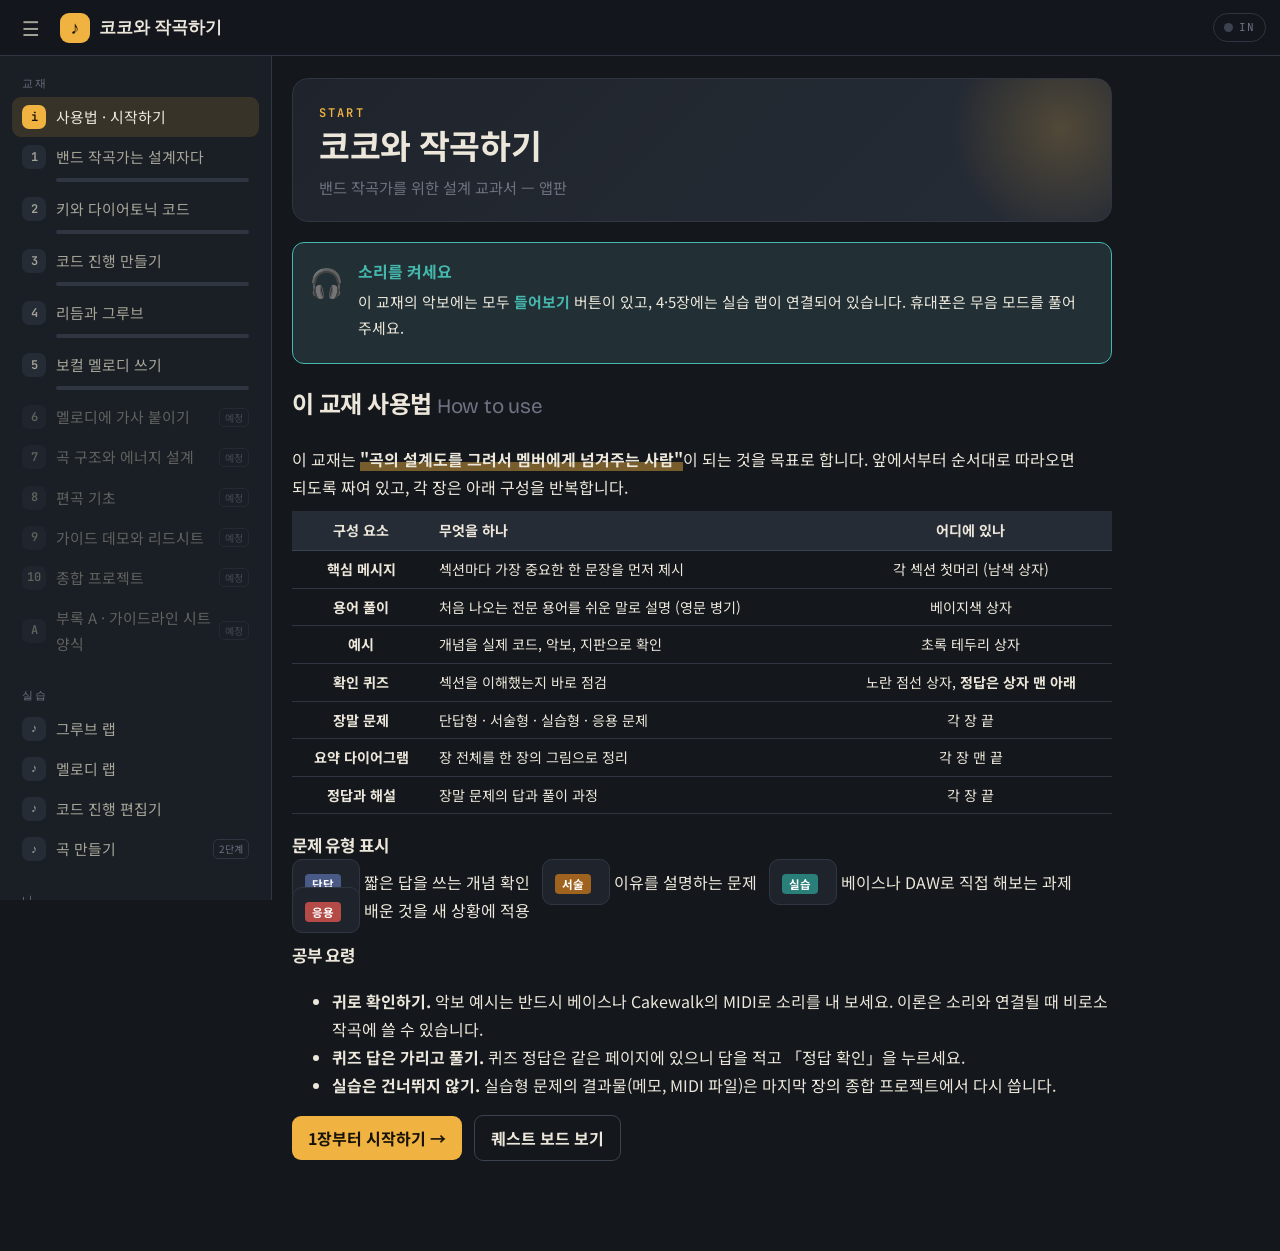
<file: index.html>
<!doctype html>
<html lang="ko" data-theme="dark">
<head>
<meta charset="utf-8">
<meta name="viewport" content="width=device-width, initial-scale=1, viewport-fit=cover">
<title>코코와 작곡하기</title>
<meta name="description" content="밴드 작곡가를 위한 설계 교과서 — 듣고, 만들고, 물어보는 앱판">
<meta name="theme-color" content="#14171c">
<link rel="manifest" href="manifest.json">
<link rel="icon" href="assets/icon.svg" type="image/svg+xml">
<link rel="apple-touch-icon" href="assets/icon-192.png">
<link rel="preconnect" href="https://fonts.googleapis.com"><link rel="preconnect" href="https://fonts.gstatic.com" crossorigin>
<link rel="stylesheet" href="https://fonts.googleapis.com/css2?family=Noto+Sans+KR:wght@400;500;700;900&family=Bricolage+Grotesque:wght@500;700;800&family=JetBrains+Mono:wght@400;600&display=swap">
<link rel="stylesheet" href="css/app.css">
<script src="vendor/vexflow.js"></script>
</head>
<body>
<input type="checkbox" id="drawer-check" hidden>
<header class="topbar">
  <label for="drawer-check" class="menu-btn" aria-label="메뉴">☰</label>
  <a class="brand" href="#/guide"><span class="brand-mark">♪</span><span class="brand-name">코코와 작곡하기</span></a>
  <div class="top-right">
    <span id="audio-dot" class="audio-dot" title="오디오 입력 없음"><i></i><span>IN</span></span>
  </div>
</header>
<label for="drawer-check" class="scrim"></label>
<aside id="nav" class="nav"></aside>
<main id="view" class="view"></main>
<script type="module" src="js/app.js"></script>
</body>
</html>
</file>
<file: css/app.css>
/* ===== 코코와 작곡하기 — 스튜디오 콘솔 테마 ===== */
:root {
  --font-scale: 1;
  --bg: #14171c; --bg2: #1a1e25; --panel: #1f242c; --panel2: #262c36; --line: #2f3641; --line2: #3b4350;
  --ink: #ece7da; --ink-soft: #a5a597; --ink-dim: #6f7180;
  --amber: #f0b241; --amber-ink: #17130a; --teal: #45b8ae; --rose: #e2726a; --sky: #7aa7ff;
  --kick: #f0b241; --snare: #e2726a; --hat: #45b8ae; --accent-2: #f0b241;
  --paper: #f6f2e9; --paper-ink: #1f2a44; --staff-ink: #1f2a44;
  --radius: 12px; --shadow: 0 1px 2px rgba(0,0,0,.35), 0 8px 24px rgba(0,0,0,.25);
  --topbar: 56px; --navw: 272px;
  color-scheme: dark;
}
:root[data-theme="light"] {
  --bg: #f4f0e6; --bg2: #ede8dc; --panel: #fffdf8; --panel2: #f3eee2; --line: #ddd6c6; --line2: #cfc6b2;
  --ink: #1b2438; --ink-soft: #55607a; --ink-dim: #8a8f99;
  --amber: #d99a1f; --amber-ink: #fff; --teal: #2a7f7a; --rose: #c0504d; --sky: #3a68c9;
  --kick: #d99a1f; --snare: #c0504d; --hat: #2a7f7a; --accent-2: #b5651d;
  --shadow: 0 1px 2px rgba(27,36,56,.08), 0 8px 24px rgba(27,36,56,.06);
  color-scheme: light;
}
* { box-sizing: border-box; }
html { font-size: calc(16px * var(--font-scale)); }
body { margin: 0; background: var(--bg); color: var(--ink); font-family: 'Noto Sans KR', system-ui, sans-serif; line-height: 1.75; word-break: keep-all; -webkit-font-smoothing: antialiased; }
a { color: var(--amber); text-decoration: none; }
b, strong { color: var(--ink); }
button, input, select, textarea { font: inherit; color: inherit; }
h1, h2, h3 { font-family: 'Bricolage Grotesque', 'Noto Sans KR', sans-serif; letter-spacing: -0.01em; text-wrap: balance; }
.small { font-size: .86rem; color: var(--ink-soft); }
.en { color: var(--ink-dim); font-size: .86em; font-weight: 400; }
.hl { background: linear-gradient(transparent 62%, color-mix(in srgb, var(--amber) 45%, transparent) 62%); font-weight: 700; }

/* ---------- 셸 ---------- */
.topbar { position: fixed; top: 0; left: 0; right: 0; height: var(--topbar); padding-top: env(safe-area-inset-top, 0px); display: flex; align-items: center; gap: 12px; padding-inline: 14px; background: color-mix(in srgb, var(--bg) 86%, transparent); backdrop-filter: blur(10px); border-bottom: 1px solid var(--line); z-index: 30; }
.menu-btn { font-size: 20px; cursor: pointer; padding: 6px 8px; border-radius: 8px; color: var(--ink-soft); }
.menu-btn:hover { background: var(--panel); }
.brand { display: flex; align-items: center; gap: 9px; color: var(--ink); font-weight: 700; font-family: 'Bricolage Grotesque', sans-serif; font-size: 1.05rem; }
.brand-mark { display: inline-grid; place-items: center; width: 30px; height: 30px; border-radius: 9px; background: var(--amber); color: var(--amber-ink); font-size: 18px; }
.top-right { margin-left: auto; display: flex; align-items: center; gap: 10px; }
.audio-dot { display: inline-flex; align-items: center; gap: 6px; font-family: 'JetBrains Mono', monospace; font-size: 11px; letter-spacing: .1em; color: var(--ink-dim); padding: 4px 10px; border: 1px solid var(--line); border-radius: 999px; }
.audio-dot i { width: 9px; height: 9px; border-radius: 50%; background: var(--line2); }
.audio-dot.on { color: #5fd28a; border-color: #2f6b45; }
.audio-dot.on i { background: #5fd28a; box-shadow: 0 0 8px #5fd28a; }
.nav { position: fixed; top: var(--topbar); bottom: 0; left: 0; width: var(--navw); overflow-y: auto; padding: 14px 12px 40px; background: var(--bg2); border-right: 1px solid var(--line); z-index: 25; transition: transform .2s; }
.nav-group { margin-bottom: 18px; }
.nav-title { font-family: 'JetBrains Mono', monospace; font-size: 11px; letter-spacing: .16em; color: var(--ink-dim); padding: 4px 10px; }
.nav-item { display: grid; grid-template-columns: 26px 1fr auto; align-items: center; gap: 8px; padding: 7px 10px; border-radius: 9px; color: var(--ink-soft); font-size: .93rem; position: relative; }
.nav-item .num { display: grid; place-items: center; width: 24px; height: 24px; border-radius: 7px; background: var(--panel2); color: var(--ink-soft); font-family: 'JetBrains Mono', monospace; font-size: 12px; font-weight: 600; }
.nav-item em { font-style: normal; font-size: 10px; color: var(--ink-dim); border: 1px solid var(--line); border-radius: 5px; padding: 0 5px; }
.nav-item:hover { background: var(--panel); color: var(--ink); }
.nav-item.active { background: color-mix(in srgb, var(--amber) 14%, transparent); color: var(--ink); }
.nav-item.active .num { background: var(--amber); color: var(--amber-ink); }
.nav-item.planned { opacity: .5; }
.nav-item .bar { grid-column: 2 / 4; }
.bar { display: block; height: 4px; border-radius: 2px; background: var(--line); overflow: hidden; }
.bar b { display: block; height: 100%; background: var(--amber); }
.bar.big { height: 10px; margin-top: 6px; }
.view { padding: calc(var(--topbar) + 22px) 20px 80px; margin-left: var(--navw); max-width: 900px; }
.scrim { display: none; }
@media (max-width: 900px) {
  .nav { transform: translateX(-100%); box-shadow: var(--shadow); }
  #drawer-check:checked ~ .nav { transform: none; }
  #drawer-check:checked ~ .scrim { display: block; position: fixed; inset: 0; background: rgba(0,0,0,.45); z-index: 20; }
  .view { margin-left: 0; padding-inline: 16px; }
  .brand-name { font-size: .98rem; }
}

/* ---------- 챕터 본문 ---------- */
.chapter-view { max-width: 820px; }
.ch-open { background: linear-gradient(135deg, var(--panel), var(--panel2)); border: 1px solid var(--line); border-radius: 16px; padding: 24px 26px 20px; margin-bottom: 20px; }
.ch-open .no { font-family: 'JetBrains Mono', monospace; color: var(--amber); letter-spacing: .18em; font-size: 12px; font-weight: 600; }
.ch-open h1 { font-size: clamp(1.6rem, 4vw, 2.1rem); margin: 4px 0 4px; line-height: 1.25; }
.ch-open .en { font-size: .95rem; }
.ch-open .goals { margin-top: 14px; background: color-mix(in srgb, var(--bg) 60%, transparent); border-radius: 10px; padding: 10px 16px; font-size: .93rem; }
.ch-open .goals b { color: var(--amber); }
.ch-open .goals ul { margin: 4px 0 0; padding-left: 18px; }
h2.sec { font-size: 1.32rem; margin: 34px 0 12px; padding-left: 12px; border-left: 5px solid var(--amber); line-height: 1.35; scroll-margin-top: calc(var(--topbar) + 12px); }
h3 { font-size: 1.05rem; margin: 18px 0 6px; }
p { margin: 0 0 10px; }
.key { background: var(--panel); border: 1px solid var(--line); border-left: 4px solid var(--amber); border-radius: 10px; padding: 10px 16px; margin: 10px 0 14px; }
.key .lab { display: block; font-family: 'JetBrains Mono', monospace; font-size: 11px; letter-spacing: .14em; color: var(--amber); font-weight: 600; }
.key b { color: var(--amber); }
.term { background: var(--panel2); border-radius: 10px; padding: 9px 14px; margin: 10px 0; font-size: .93rem; }
.term .lab { font-weight: 700; color: var(--accent-2); }
.term dl { margin: 4px 0 0; } .term dt { font-weight: 700; margin-top: 5px; } .term dd { margin: 0 0 0 14px; color: var(--ink-soft); }
.ex { border: 1.5px solid var(--teal); border-radius: 10px; padding: 9px 14px; margin: 10px 0; }
.ex .lab { color: var(--teal); font-weight: 700; }
.tip { border-left: 4px solid var(--accent-2); background: color-mix(in srgb, var(--amber) 8%, var(--panel)); padding: 8px 14px; margin: 10px 0; font-size: .93rem; border-radius: 0 10px 10px 0; }
.tip .lab { color: var(--accent-2); font-weight: 700; }
.warn { border-left: 4px solid var(--rose); background: color-mix(in srgb, var(--rose) 9%, var(--panel)); padding: 8px 14px; margin: 10px 0; font-size: .93rem; border-radius: 0 10px 10px 0; }
.warn .lab { color: var(--rose); font-weight: 700; }
figure { margin: 14px 0 16px; text-align: center; }
figure > svg, .gc-g svg, .prob figure svg { background: var(--paper); border-radius: 10px; padding: 8px; }
figcaption { font-size: .85rem; color: var(--ink-soft); margin-top: 6px; text-align: left; }
figcaption b { color: var(--ink); }
table.t { width: 100%; border-collapse: collapse; margin: 8px 0 14px; font-size: .9rem; }
table.t th { background: var(--panel2); color: var(--ink); padding: 7px 8px; font-weight: 700; text-align: center; border-bottom: 1px solid var(--line2); }
table.t td { border-bottom: 1px solid var(--line); padding: 6px 8px; text-align: center; vertical-align: middle; }
table.t td.l, table.t th.l { text-align: left; }
table.t .maj { color: var(--accent-2); font-weight: 700; } table.t .min { color: var(--teal); font-weight: 700; } table.t .dim { color: var(--rose); font-weight: 700; }
.cols { display: flex; gap: 14px; flex-wrap: wrap; } .cols > div { flex: 1; min-width: 240px; }
.gridwrap, .rollwrap { overflow-x: auto; }
table.gct { width: 100%; border-collapse: collapse; margin: 10px 0; border: 1px solid var(--line); border-left: 4px solid var(--amber); border-radius: 10px; }
table.gct td { padding: 8px 10px; vertical-align: middle; }
td.gc-h { width: 120px; } td.gc-h b { display: block; font-size: 1rem; line-height: 1.3; } td.gc-h .en { display: block; font-size: .78rem; }
.gc-n { display: inline-block; background: var(--amber); color: var(--amber-ink); border-radius: 5px; padding: 0 7px; font-size: .8rem; font-weight: 700; }
td.gc-g { width: 290px; } td.gc-g svg { width: 280px; display: block; }
td.gc-t { font-size: .86rem; line-height: 1.5; } td.gc-t p { margin: 0 0 3px; } td.gc-t b { color: var(--accent-2); font-size: .8rem; }
.gc-say { color: var(--teal); font-weight: 700; }
td.gc-qr { width: 58px; text-align: center; }
.lab-link { display: inline-block; background: var(--teal); color: #08211f; font-weight: 700; border-radius: 8px; padding: 4px 8px; font-size: .78rem; line-height: 1.2; }
.qrmini { float: right; margin: 0 0 6px 12px; } .qrline::after { content: ''; display: block; clear: both; }
.labbox { display: flex; gap: 14px; align-items: flex-start; border: 1.5px solid var(--teal); border-radius: 12px; padding: 14px 16px; margin: 14px 0 18px; background: color-mix(in srgb, var(--teal) 8%, var(--panel)); }
.labbox-ico { font-size: 28px; } .labbox b { color: var(--teal); } .labbox p { margin: 4px 0 8px; font-size: .93rem; }
@media (max-width: 640px) { table.gct, table.gct tbody, table.gct tr { display: block; } table.gct td { display: block; width: auto !important; } td.gc-g svg { width: 100%; } td.gc-qr { text-align: left; } }
.btn { display: inline-block; background: var(--amber); color: var(--amber-ink); font-weight: 700; border: none; border-radius: 9px; padding: 8px 16px; cursor: pointer; }
.btn.ghost { background: transparent; color: var(--ink); border: 1.5px solid var(--line2); }
.btn.small { padding: 5px 12px; font-size: .86rem; }
.btn.danger { color: var(--rose); border-color: var(--rose); }
.chapter-foot { display: flex; justify-content: space-between; align-items: center; margin-top: 30px; padding-top: 16px; border-top: 1px solid var(--line); }

/* 악보 */
.staff { margin: 6px 0 4px; }
.staff-svg { background: var(--paper); border-radius: 10px; padding: 6px 8px 2px; overflow-x: auto; }
.staff-svg svg text { fill: var(--paper-ink); }
.staff-svg .now path, .staff-svg .now rect { fill: var(--rose) !important; stroke: var(--rose) !important; }
.staff-bar { display: flex; align-items: center; gap: 12px; flex-wrap: wrap; padding: 6px 4px; font-size: .86rem; color: var(--ink-soft); }
.staff-play { display: inline-flex; align-items: center; gap: 7px; background: var(--amber); color: var(--amber-ink); border: none; border-radius: 999px; padding: 6px 14px; font-weight: 700; cursor: pointer; }
.staff-play.on { background: var(--rose); color: #fff; }
.staff-bpm { display: inline-flex; align-items: center; gap: 6px; font-family: 'JetBrains Mono', monospace; font-size: .8rem; }
.staff-bpm input { width: 90px; accent-color: var(--amber); }
.staff-acc { display: inline-flex; align-items: center; gap: 4px; }
.staff-acc input { accent-color: var(--teal); }

/* 퀴즈 */
.quiz { border: 1.5px dashed var(--amber); border-radius: 12px; padding: 12px 16px 12px; margin: 16px 0; background: color-mix(in srgb, var(--amber) 5%, var(--panel)); }
.quiz .qh { font-weight: 700; color: var(--amber); }
.quiz ol { margin: 6px 0 8px; padding-left: 22px; }
.quiz li { margin: 4px 0 10px; }
.qa { margin-top: 4px; }
.qa input { width: 100%; max-width: 480px; background: var(--bg2); border: 1px solid var(--line2); border-radius: 8px; padding: 6px 10px; }
.qa-ans { display: none; margin-top: 4px; font-size: .9rem; color: var(--ink-soft); }
.qa-ans b { color: var(--teal); }
.qa-mark { display: none; gap: 6px; margin-top: 4px; }
.qa-mark button { border: 1px solid var(--line2); background: transparent; border-radius: 6px; padding: 2px 10px; font-size: .8rem; cursor: pointer; color: var(--ink-soft); }
.quiz.revealed .qa-ans, .quiz.revealed .qa-mark { display: flex; }
.quiz li.ok .qa-mark button[data-m="1"], .quiz li.ng .qa-mark button[data-m="0"] { background: var(--panel2); color: var(--ink); border-color: var(--ink-soft); }
.quiz li.ok > .qa input { border-color: var(--teal); } .quiz li.ng > .qa input { border-color: var(--rose); }
.quiz.done .qh::after { content: ' · 완료'; color: var(--teal); }

/* 연습 문제 */
.exercise-head { background: var(--teal); color: #06211f; border-radius: 12px; padding: 12px 20px; margin: 24px 0 12px; }
.exercise-head h2 { margin: 0; font-size: 1.25rem; color: #06211f; } .exercise-head p { margin: 2px 0 0; font-size: .86rem; color: #0b3a36; }
.prob { margin: 14px 0; padding: 10px 12px; border-radius: 10px; background: var(--panel); border: 1px solid var(--line); }
.prob .pt { display: inline-block; font-size: .72rem; font-weight: 700; border-radius: 4px; padding: 0 7px; margin-right: 6px; color: #fff; }
.pt.s { background: #4a5a86; } .pt.w { background: #a0631f; } .pt.p { background: #2a7f7a; } .pt.a { background: #b44b47; }
.prob .qn { font-weight: 700; margin-right: 4px; }
.prob textarea { display: block; width: 100%; margin-top: 8px; background: var(--bg2); border: 1px solid var(--line2); border-radius: 8px; padding: 8px 10px; resize: vertical; min-height: 60px; }
.fill-in { width: 90px; background: var(--bg2); border: none; border-bottom: 1.5px solid var(--amber); padding: 2px 6px; margin: 0 3px; }
table.worksheet td.edit { min-width: 60px; background: var(--bg2); outline: none; text-align: left; }
table.worksheet td.edit:focus { box-shadow: inset 0 0 0 1.5px var(--amber); }
.box { display: inline-block; width: 16px; height: 16px; border: 1.5px solid var(--ink-soft); border-radius: 4px; vertical-align: middle; cursor: pointer; }
.box.on { background: var(--teal); border-color: var(--teal); }
.summary { margin-top: 24px; }
.summary-head { background: var(--amber); color: var(--amber-ink); border-radius: 10px; padding: 10px 20px; font-weight: 700; font-size: 1.1rem; }
.answers-box { margin-top: 24px; border: 1px solid var(--line); border-radius: 12px; padding: 4px 14px; background: var(--panel); }
.answers-box summary { cursor: pointer; font-weight: 700; padding: 8px 0; }
.answers .a { margin: 10px 0; } .answers .a .an { font-weight: 700; color: var(--accent-2); } .answers .a .exp { font-size: .9rem; color: var(--ink-soft); margin-left: 18px; }
.front table.t { font-size: .88rem; }

/* 퀘스트·설정 */
.overall { display: flex; gap: 18px; align-items: center; background: var(--panel); border: 1px solid var(--line); border-radius: 14px; padding: 16px 20px; margin-bottom: 16px; }
.overall-num { font-family: 'Bricolage Grotesque', sans-serif; font-size: 2.6rem; font-weight: 800; color: var(--amber); }
.overall > div:last-child { flex: 1; }
tr.planned td { color: var(--ink-dim); }
.settings .row { display: grid; grid-template-columns: 150px 1fr auto; gap: 10px; align-items: center; margin: 8px 0; }
.settings select, .settings input[type=password], .settings input[type=text] { background: var(--bg2); border: 1px solid var(--line2); border-radius: 8px; padding: 6px 10px; width: 100%; }
.settings input[type=range] { accent-color: var(--amber); }

/* ---------- 랩 공통 ---------- */
.lab-head h1 { font-size: 1.8rem; margin: 0 0 4px; } .lab-head p { color: var(--ink-soft); margin: 0; }
.eyebrow { font-family: 'JetBrains Mono', monospace; font-size: 11px; letter-spacing: .18em; color: var(--amber); font-weight: 600; }
.transport { position: sticky; top: calc(var(--topbar) + 8px); z-index: 10; margin: 18px 0 14px; background: var(--panel); border: 1px solid var(--line); border-radius: 14px; padding: 12px 14px; box-shadow: var(--shadow); display: flex; flex-wrap: wrap; gap: 12px; align-items: center; }
.play { display: inline-flex; align-items: center; gap: 8px; background: var(--amber); color: var(--amber-ink); border: none; border-radius: 10px; padding: 10px 18px; font-weight: 700; min-width: 100px; justify-content: center; cursor: pointer; }
.field { display: flex; flex-direction: column; gap: 2px; min-width: 140px; flex: 1; font-family: 'JetBrains Mono', monospace; font-size: 11px; letter-spacing: .08em; color: var(--ink-soft); }
.field b { color: var(--ink); font-size: 13px; }
.field input[type=range] { width: 100%; accent-color: var(--amber); }
.field.small { flex: 0 0 auto; min-width: 120px; }
.field select { background: var(--bg2); border: 1px solid var(--line2); border-radius: 7px; padding: 4px 8px; font-family: 'Noto Sans KR', sans-serif; letter-spacing: 0; font-size: .86rem; }
.toggles { display: flex; gap: 6px; flex-wrap: wrap; }
.toggle { --c: var(--amber); border: 1.5px solid var(--line2); border-radius: 999px; padding: 5px 12px; font-size: .84rem; color: var(--ink-soft); background: transparent; cursor: pointer; }
.toggle.on { border-color: var(--c); color: var(--ink); background: color-mix(in srgb, var(--c) 18%, transparent); }
.chips { display: flex; gap: 8px; overflow-x: auto; padding-bottom: 6px; margin: 0 0 14px; }
.chip { white-space: nowrap; border: 1.5px solid var(--line2); background: transparent; border-radius: 10px; padding: 7px 13px; font-size: .88rem; color: var(--ink-soft); cursor: pointer; }
.chip.on { background: var(--amber); border-color: var(--amber); color: var(--amber-ink); font-weight: 700; }
.panel { background: var(--panel); border: 1px solid var(--line); border-radius: 16px; padding: 18px; }
.panel h2 { margin: 0; font-size: 1.3rem; } .panel .meta { font-family: 'JetBrains Mono', monospace; font-size: 12px; color: var(--ink-soft); margin: 2px 0 12px; }
.legend { display: flex; gap: 16px; flex-wrap: wrap; font-size: .8rem; color: var(--ink-soft); margin: 10px 0 0; font-family: 'JetBrains Mono', monospace; }
.legend span::before { content: ''; display: inline-block; width: 11px; height: 11px; border-radius: 3px; margin-right: 6px; vertical-align: -1px; }
.legend .lk::before { background: var(--kick); } .legend .ls::before { background: var(--snare); } .legend .lh::before { background: var(--hat); } .legend .lt::before { background: var(--teal); } .legend .ln::before { background: var(--rose); }
.notes { margin-top: 14px; display: grid; gap: 8px; } .notes div { display: grid; grid-template-columns: 72px 1fr; gap: 10px; }
.notes b { font-family: 'JetBrains Mono', monospace; font-size: 11px; color: var(--amber); padding-top: 3px; }
.say { border-left: 3px solid var(--teal); padding: 8px 12px; background: color-mix(in srgb, var(--teal) 10%, transparent); border-radius: 0 8px 8px 0; margin-top: 12px; font-size: .93rem; }
/* 드럼 그리드 */
table.dgrid { border-collapse: separate; border-spacing: 3px; min-width: 520px; }
table.dgrid th { font-family: 'JetBrains Mono', monospace; font-size: 11px; color: var(--ink-dim); font-weight: 600; width: 26px; }
table.dgrid th.beat { color: var(--ink); }
table.dgrid td.lab { font-size: .84rem; font-weight: 600; text-align: right; padding-right: 8px; white-space: nowrap; }
.cell { width: 26px; height: 26px; border-radius: 6px; border: 1.5px solid var(--line2); background: transparent; cursor: pointer; padding: 0; }
.cell.on { border-color: transparent; } .cell.k.on { background: var(--kick); } .cell.s.on { background: var(--snare); } .cell.h.on { background: var(--hat); }
.cell.on.accent { box-shadow: inset 0 0 0 2px var(--panel); }
.cell.now { outline: 2px solid var(--ink); outline-offset: 1px; }
.cell.muted { opacity: .25; }
/* 피아노롤 */
.roll { position: relative; min-width: 560px; padding-left: 36px; }
.barrow { display: flex; margin-bottom: 4px; }
.barrow div { flex: 1; text-align: center; font-family: 'JetBrains Mono', monospace; font-weight: 600; font-size: 13px; background: var(--panel2); border-radius: 6px; margin-right: 3px; padding: 2px 0; }
.pgrid { position: relative; border-top: 1px solid var(--line); border-left: 1px solid var(--line); }
.rowline { display: flex; height: 13px; border-bottom: 1px solid color-mix(in srgb, var(--line) 60%, transparent); }
.rowline span { flex: 1; border-right: 1px solid color-mix(in srgb, var(--line) 40%, transparent); } .rowline span.beat { border-right-color: var(--line2); }
.rowline.black { background: color-mix(in srgb, var(--line) 30%, transparent); }
.pnote { position: absolute; height: 11px; border-radius: 3px; background: var(--teal); }
.pnote.nct { background: var(--rose); } .pnote.now { outline: 2px solid var(--ink); outline-offset: 1px; }
.phead { position: absolute; top: 0; bottom: 0; width: 2px; background: var(--amber); }
.pitchlab { position: absolute; left: -34px; font-family: 'JetBrains Mono', monospace; font-size: 9.5px; color: var(--ink-dim); }
@media (prefers-reduced-motion: reduce) { * { transition: none !important; } }


/* ===== 동작·질감 ===== */
@keyframes enter { from { opacity: 0; transform: translateY(10px); } to { opacity: 1; transform: none; } }
.view.enter > * { animation: enter .38s cubic-bezier(.2,.7,.2,1) both; }
.view.enter > * > * { animation: enter .5s cubic-bezier(.2,.7,.2,1) both; }
.view.enter > * > *:nth-child(2) { animation-delay: .04s } .view.enter > * > *:nth-child(3) { animation-delay: .08s } .view.enter > * > *:nth-child(4) { animation-delay: .12s } .view.enter > * > *:nth-child(5) { animation-delay: .16s }
@media (prefers-reduced-motion: reduce) { .view.enter > *, .view.enter > * > * { animation: none; } }
.nav-item, .btn, .staff-play, .chip, .toggle, .key, .ex, .tip, .warn, .term, .quiz, table.gct { transition: background .18s, color .18s, border-color .18s, transform .18s, box-shadow .18s; }
.nav-item:hover { transform: translateX(2px); }
.btn:hover, .staff-play:hover { transform: translateY(-1px); box-shadow: 0 6px 16px color-mix(in srgb, var(--amber) 28%, transparent); }
.btn:active, .staff-play:active { transform: translateY(0); box-shadow: none; }
.ch-open { position: relative; overflow: hidden; }
.ch-open::after { content: ''; position: absolute; right: -60px; top: -60px; width: 220px; height: 220px; border-radius: 50%; background: radial-gradient(circle, color-mix(in srgb, var(--amber) 22%, transparent), transparent 70%); pointer-events: none; }
h2.sec { display: flex; align-items: center; gap: 10px; }
.read-btn { margin-left: auto; display: inline-flex; align-items: center; gap: 5px; font-family: 'Noto Sans KR', sans-serif; font-size: .74rem; font-weight: 500; color: var(--ink-soft); background: var(--panel); border: 1px solid var(--line); border-radius: 999px; padding: 3px 10px; cursor: pointer; letter-spacing: 0; }
.read-btn:hover { color: var(--ink); border-color: var(--line2); }
.read-btn.on { color: var(--amber-ink); background: var(--amber); border-color: var(--amber); }
.read-btn.on .t::after { content: ' 중지'; }
@media (max-width: 640px) { .read-btn .t { display: none; } }
.staff-svg .tappable { cursor: pointer; }
.staff-svg .tappable:hover path, .staff-svg .tappable:hover rect { fill: var(--amber) !important; stroke: var(--amber) !important; }
.staff-svg .tap path, .staff-svg .tap rect { fill: var(--teal) !important; stroke: var(--teal) !important; }
.quiz li.auto > .qa .qa-mark::before { content: '자동 채점 ✓'; font-size: .78rem; color: var(--teal); align-self: center; margin-right: 6px; }
.settings .row { display: grid; grid-template-columns: 140px 1fr auto; gap: 10px; align-items: center; margin: 8px 0; }
.settings .row input[type=text], .settings .row input[type=password], .settings .row select { background: var(--bg2); border: 1px solid var(--line2); border-radius: 8px; padding: 6px 10px; }
.settings h3 { margin-top: 22px; padding-bottom: 6px; border-bottom: 1px solid var(--line); }
::selection { background: color-mix(in srgb, var(--amber) 40%, transparent); }


/* ===== 코드 진행 편집기 ===== */
.work-head { display: flex; gap: 10px; align-items: center; flex-wrap: wrap; margin-bottom: 12px; }
.work-name { flex: 1; min-width: 180px; background: transparent; border: none; border-bottom: 1.5px solid var(--line2); color: var(--ink); font-size: 1.15rem; font-weight: 700; font-family: 'Bricolage Grotesque', 'Noto Sans KR', sans-serif; padding: 4px 2px; }
.work-name:focus { outline: none; border-color: var(--amber); }
.work-acts { display: flex; gap: 6px; flex-wrap: wrap; }
.barsrow { display: grid; grid-template-columns: repeat(4, minmax(0, 1fr)); gap: 8px; }
@media (max-width: 560px) { .barsrow { grid-template-columns: repeat(2, minmax(0, 1fr)); } }
.barcell { position: relative; border: 1px solid var(--line2); border-radius: 10px; background: var(--bg2); overflow: hidden; transition: border-color .15s, box-shadow .15s, transform .15s; }
.barcell.sel { border-color: var(--amber); box-shadow: 0 0 0 1px var(--amber); }
.barcell.now { border-color: var(--teal); box-shadow: 0 0 0 1px var(--teal), 0 0 18px color-mix(in srgb, var(--teal) 30%, transparent); }
.barno { position: absolute; top: 4px; left: 7px; font-family: 'JetBrains Mono', monospace; font-size: 10px; color: var(--ink-dim); pointer-events: none; }
.halves { display: flex; min-height: 74px; }
.half { flex: 1; background: transparent; border: none; border-left: 1px dashed var(--line2); display: flex; flex-direction: column; align-items: center; justify-content: center; gap: 2px; padding: 16px 4px 8px; cursor: pointer; color: var(--ink); }
.half.a { border-left: none; }
.half:hover { background: color-mix(in srgb, var(--amber) 8%, transparent); }
.half.on { background: color-mix(in srgb, var(--amber) 16%, transparent); }
.half .cname { font-size: 1.12rem; font-weight: 700; font-family: 'Bricolage Grotesque', sans-serif; }
.half .cdeg { font-family: 'JetBrains Mono', monospace; font-size: 11px; color: var(--ink-dim); }
.cdeg.fn-T { color: var(--amber); } .cdeg.fn-S { color: var(--teal); } .cdeg.fn-D { color: var(--rose); }
.ph { margin: 0 0 10px; font-size: 1.05rem; }
.pal { display: flex; flex-wrap: wrap; gap: 7px; }
.palc { display: flex; flex-direction: column; align-items: center; gap: 1px; min-width: 62px; padding: 7px 10px; border: 1.5px solid var(--line2); border-radius: 10px; background: var(--bg2); color: var(--ink); cursor: pointer; }
.palc b { font-size: 1rem; font-family: 'Bricolage Grotesque', sans-serif; }
.palc i { font-style: normal; font-family: 'JetBrains Mono', monospace; font-size: 10px; color: var(--ink-dim); }
.palc:hover { transform: translateY(-2px); border-color: var(--amber); }
.palc.fn-T { border-color: color-mix(in srgb, var(--amber) 55%, var(--line2)); }
.palc.fn-S { border-color: color-mix(in srgb, var(--teal) 55%, var(--line2)); }
.palc.fn-D { border-color: color-mix(in srgb, var(--rose) 55%, var(--line2)); }
.palc.out { border-style: dashed; }
.pal-title { font-size: .9rem; margin: 14px 0 8px; color: var(--ink-soft); font-weight: 500; }
.pal-acts { display: flex; gap: 8px; flex-wrap: wrap; margin-top: 14px; }
.chips .chip em { font-style: normal; display: block; font-size: 10px; color: var(--ink-dim); }
.work-list { display: flex; flex-direction: column; gap: 6px; }
.work-row { display: flex; gap: 6px; align-items: stretch; }
.work-row.cur .work-open { border-color: var(--amber); }
.work-open { flex: 1; text-align: left; background: var(--bg2); border: 1.5px solid var(--line2); border-radius: 9px; padding: 8px 12px; color: var(--ink); cursor: pointer; font-weight: 600; }
.work-open em { font-style: normal; display: block; font-size: 11px; color: var(--ink-dim); font-weight: 400; font-family: 'JetBrains Mono', monospace; }
.work-open:hover { border-color: var(--amber); }
.work-del { background: transparent; border: 1.5px solid var(--line2); border-radius: 9px; padding: 0 12px; color: var(--ink-dim); cursor: pointer; }
.work-del:hover { color: var(--rose); border-color: var(--rose); }
</file>
